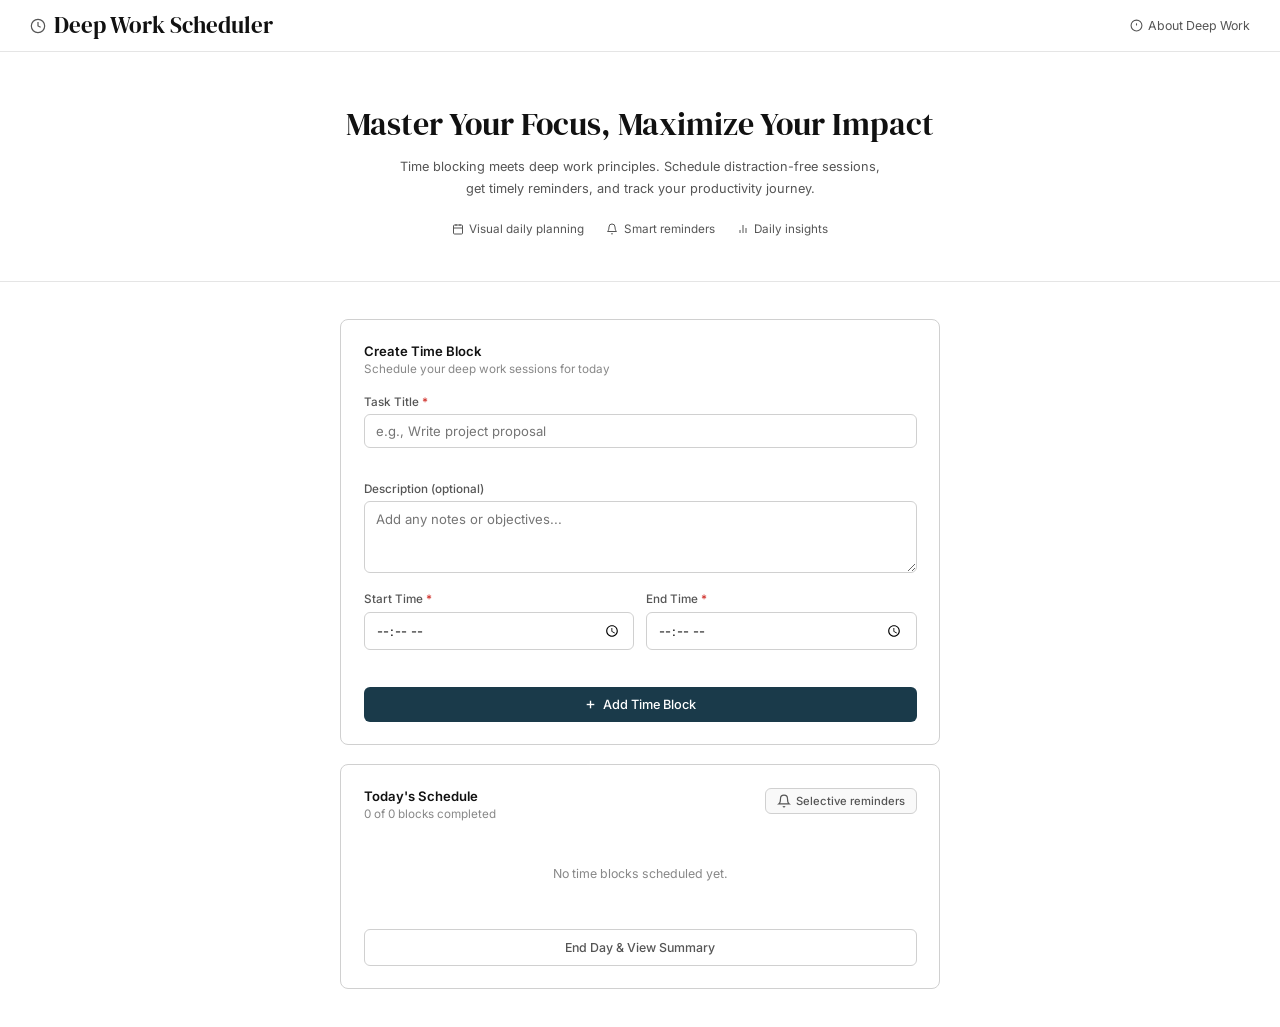
<file: index.html>
<!DOCTYPE html>
<html lang="en">
<head>
  <meta charset="UTF-8">
  <meta name="viewport" content="width=device-width, initial-scale=1.0, viewport-fit=cover">
  <title>Deep Work Scheduler</title>

  <!-- PWA manifest -->
  <link rel="manifest" href="manifest.json">

  <!-- Theme & status bar -->
  <meta name="theme-color" content="#1a3a4a">
  <meta name="apple-mobile-web-app-capable" content="yes">
  <meta name="apple-mobile-web-app-status-bar-style" content="black-translucent">
  <meta name="apple-mobile-web-app-title" content="DeepWork">
  <meta name="mobile-web-app-capable" content="yes">
  <meta name="application-name" content="Deep Work Scheduler">

  <!-- SEO / Open Graph -->
  <meta name="description" content="Time blocking meets deep work principles. Schedule distraction-free sessions, get reminders, and track your productivity.">
  <meta name="keywords" content="deep work, time blocking, productivity, focus, scheduler">
  <meta property="og:title" content="Deep Work Scheduler">
  <meta property="og:description" content="Schedule distraction-free work sessions and maximise your focus.">
  <meta property="og:type" content="website">

  <!-- Apple touch icons -->
  <link rel="apple-touch-icon" href="icons/icon-152.png">
  <link rel="apple-touch-icon" sizes="152x152" href="icons/icon-152.png">
  <link rel="apple-touch-icon" sizes="192x192" href="icons/icon-192.png">

  <!-- Favicon -->
  <link rel="icon" type="image/png" sizes="192x192" href="icons/icon-192.png">
  <link rel="icon" type="image/png" sizes="96x96"  href="icons/icon-96.png">
  <link rel="shortcut icon" href="icons/icon-96.png">

  <!-- Styles -->
  <link rel="stylesheet" href="styles.css">
  <link rel="preconnect" href="https://fonts.googleapis.com">
  <link rel="preconnect" href="https://fonts.gstatic.com" crossorigin>
  <link href="https://fonts.googleapis.com/css2?family=DM+Serif+Display:ital@0;1&family=Inter:wght@300;400;500;600&display=swap" rel="stylesheet">
</head>
<body>

  <nav id="main-nav">
    <div class="nav-left">
      <svg class="nav-icon" width="16" height="16" viewBox="0 0 24 24" fill="none" stroke="currentColor" stroke-width="1.8"><circle cx="12" cy="12" r="10"/><polyline points="12 6 12 12 16 14"/></svg>
      <span class="nav-title">Deep Work Scheduler</span>
    </div>
    <div class="hamburger" id="hamburger"><span></span><span></span><span></span></div>
    <div id="navlinks">
      <a href="about.html" class="nav-link">
        <svg width="13" height="13" viewBox="0 0 24 24" fill="none" stroke="currentColor" stroke-width="2"><circle cx="12" cy="12" r="10"/><line x1="12" y1="8" x2="12" y2="12"/><line x1="12" y1="16" x2="12.01" y2="16"/></svg>
        About Deep Work
      </a>
    </div>
  </nav>

  <header class="hero">
    <h1 class="hero-title">Master Your Focus, Maximize Your Impact</h1>
    <p class="hero-sub">Time blocking meets deep work principles. Schedule distraction-free sessions, get timely reminders, and track your productivity journey.</p>
    <div class="hero-pills">
      <span class="pill">
        <svg width="12" height="12" viewBox="0 0 24 24" fill="none" stroke="currentColor" stroke-width="2"><rect x="3" y="4" width="18" height="18" rx="2"/><line x1="16" y1="2" x2="16" y2="6"/><line x1="8" y1="2" x2="8" y2="6"/><line x1="3" y1="10" x2="21" y2="10"/></svg>
        Visual daily planning
      </span>
      <span class="pill">
        <svg width="12" height="12" viewBox="0 0 24 24" fill="none" stroke="currentColor" stroke-width="2"><path d="M18 8A6 6 0 0 0 6 8c0 7-3 9-3 9h18s-3-2-3-9"/><path d="M13.73 21a2 2 0 0 1-3.46 0"/></svg>
        Smart reminders
      </span>
      <span class="pill">
        <svg width="12" height="12" viewBox="0 0 24 24" fill="none" stroke="currentColor" stroke-width="2"><line x1="18" y1="20" x2="18" y2="10"/><line x1="12" y1="20" x2="12" y2="4"/><line x1="6" y1="20" x2="6" y2="14"/></svg>
        Daily insights
      </span>
    </div>
  </header>

  <main id="app">

    <div class="main-card" id="create-card">
      <div class="card-head">
        <p class="card-label" id="formModeLabel">Create Time Block</p>
        <p class="card-sub" id="formModeSub">Schedule your deep work sessions for today</p>
      </div>

      <!-- Editing banner — shown only in edit mode -->
      <div id="editingBanner" class="editing-banner" style="display:none">
        <svg width="13" height="13" viewBox="0 0 24 24" fill="none" stroke="currentColor" stroke-width="2"><path d="M11 4H4a2 2 0 0 0-2 2v14a2 2 0 0 0 2 2h14a2 2 0 0 0 2-2v-7"/><path d="M18.5 2.5a2.121 2.121 0 0 1 3 3L12 15l-4 1 1-4 9.5-9.5z"/></svg>
        Editing: <strong id="editingBannerTitle"></strong>
      </div>

      <div id="formError" class="form-error" style="display:none"></div>

      <form id="blockForm" novalidate>
        <div class="form-group">
          <label class="field-label" for="taskTitle">Task Title <span class="req">*</span></label>
          <input type="text" id="taskTitle" class="field-input" placeholder="e.g., Write project proposal" autocomplete="off">
          <div class="field-error" id="titleError"></div>
        </div>
        <div class="form-group">
          <label class="field-label" for="taskDesc">Description (optional)</label>
          <textarea id="taskDesc" class="field-input field-textarea" placeholder="Add any notes or objectives..." rows="3"></textarea>
        </div>
        <div class="form-row">
          <div class="form-group">
            <label class="field-label" for="startTime">Start Time <span class="req">*</span></label>
            <input type="time" id="startTime" class="field-input">
            <div class="field-error" id="startError"></div>
          </div>
          <div class="form-group">
            <label class="field-label" for="endTime">End Time <span class="req">*</span></label>
            <input type="time" id="endTime" class="field-input">
            <div class="field-error" id="endError"></div>
          </div>
        </div>
        <div class="form-actions">
          <button type="button" id="cancelEditBtn" class="btn-cancel-edit" style="display:none">
            <svg width="13" height="13" viewBox="0 0 24 24" fill="none" stroke="currentColor" stroke-width="2.5"><line x1="18" y1="6" x2="6" y2="18"/><line x1="6" y1="6" x2="18" y2="18"/></svg>
            Cancel
          </button>
          <button type="submit" class="btn-add">
            <svg width="13" height="13" viewBox="0 0 24 24" fill="none" stroke="currentColor" stroke-width="2.5"><line x1="12" y1="5" x2="12" y2="19"/><line x1="5" y1="12" x2="19" y2="12"/></svg>
            <span id="submitBtnText">Add Time Block</span>
          </button>
        </div>
      </form>
    </div>

    <div class="main-card" id="schedule-card">
      <div class="schedule-head">
        <div>
          <p class="card-label">Today's Schedule</p>
          <p class="card-sub" id="progressLabel">0 of 0 blocks completed</p>
        </div>
        <button class="notif-settings-btn" id="notifSettingsBtn" title="Notification settings">
          <svg width="14" height="14" viewBox="0 0 24 24" fill="none" stroke="currentColor" stroke-width="2"><path d="M18 8A6 6 0 0 0 6 8c0 7-3 9-3 9h18s-3-2-3-9"/><path d="M13.73 21a2 2 0 0 1-3.46 0"/></svg>
          <span id="notifSettingsLabel">Reminders</span>
        </button>
      </div>
      <div id="blockList">
        <div class="empty-state" id="emptyState">
          <p>No time blocks scheduled yet.</p>
        </div>
      </div>
      <button class="btn-end-day" id="endDayBtn">End Day &amp; View Summary</button>
    </div>

  </main>

  <!-- Notification Settings Modal -->
  <div id="notifModal" class="modal-overlay" style="display:none">
    <div class="modal notif-modal">
      <h2 class="modal-title">Reminder Settings</h2>
      <p class="modal-msg">Choose how you'd like to receive reminders for your deep work blocks.</p>
      <div class="notif-options">
        <label class="notif-option" id="optionAll">
          <input type="radio" name="notifMode" value="all" id="radioAll">
          <div class="notif-option-body">
            <div class="notif-option-title">
              <svg width="15" height="15" viewBox="0 0 24 24" fill="none" stroke="currentColor" stroke-width="2"><path d="M18 8A6 6 0 0 0 6 8c0 7-3 9-3 9h18s-3-2-3-9"/><path d="M13.73 21a2 2 0 0 1-3.46 0"/></svg>
              Notify all blocks
            </div>
            <p class="notif-option-desc">Get a reminder 5 minutes before every time block starts automatically.</p>
          </div>
        </label>
        <label class="notif-option" id="optionSelective">
          <input type="radio" name="notifMode" value="selective" id="radioSelective">
          <div class="notif-option-body">
            <div class="notif-option-title">
              <svg width="15" height="15" viewBox="0 0 24 24" fill="none" stroke="currentColor" stroke-width="2"><circle cx="12" cy="12" r="10"/><line x1="12" y1="8" x2="12" y2="12"/><line x1="12" y1="16" x2="12.01" y2="16"/></svg>
              Selective reminders
            </div>
            <p class="notif-option-desc">Choose which blocks get reminders using the bell button on each block.</p>
          </div>
        </label>
        <label class="notif-option" id="optionOff">
          <input type="radio" name="notifMode" value="off" id="radioOff">
          <div class="notif-option-body">
            <div class="notif-option-title">
              <svg width="15" height="15" viewBox="0 0 24 24" fill="none" stroke="currentColor" stroke-width="2"><line x1="1" y1="1" x2="23" y2="23"/><path d="M17.73 17.73A10.16 10.16 0 0 1 12 19c-3.5 0-6-1-8-3 0 0 0-5 3-7M6.53 6.53A5.86 5.86 0 0 1 12 6a6 6 0 0 1 6 6c0 1.5-.5 3-1.27 4.27"/></svg>
              No reminders
            </div>
            <p class="notif-option-desc">Reminders are disabled. You can change this any time.</p>
          </div>
        </label>
      </div>
      <div class="notif-modal-actions">
        <button class="btn-ghost" id="cancelNotifModal">Cancel</button>
        <button class="btn-add" id="saveNotifModal">Save Preference</button>
      </div>
    </div>
  </div>

  <!-- Summary Modal -->
  <div id="summaryModal" class="modal-overlay" style="display:none">
    <div class="modal">
      <div class="modal-emoji" id="modalEmoji">🎉</div>
      <h2 class="modal-title" id="modalTitle">Great work today!</h2>
      <p class="modal-msg" id="modalMessage"></p>
      <div id="modalStats" class="modal-stats"></div>
      <p class="modal-note">Ready to crush tomorrow? Come back and plan your next deep work day!</p>
      <button class="btn-add" id="closeModal">Close Summary</button>
    </div>
  </div>

  <!-- Toast -->
  <div id="reminderToast" class="toast" style="display:none">
    <span class="toast-icon">🔔</span>
    <div class="toast-body">
      <strong id="toastTitle"></strong>
      <span id="toastMsg"></span>
    </div>
    <button id="closeToast" class="toast-close">x</button>
  </div>

  <script src="script.js"></script>

  <!-- PWA: Service Worker registration + install prompt -->
  <script>
    // Register Service Worker
    if ('serviceWorker' in navigator) {
      window.addEventListener('load', function() {
        navigator.serviceWorker.register('/sw.js')
          .then(function(reg) {
            console.log('[SW] Registered, scope:', reg.scope);

            // Check for SW updates
            reg.addEventListener('updatefound', function() {
              var newWorker = reg.installing;
              newWorker.addEventListener('statechange', function() {
                if (newWorker.state === 'installed' && navigator.serviceWorker.controller) {
                  showUpdateBanner();
                }
              });
            });
          })
          .catch(function(err) { console.warn('[SW] Registration failed:', err); });

        // Listen for controller change (new SW took over)
        navigator.serviceWorker.addEventListener('controllerchange', function() {
          window.location.reload();
        });
      });
    }

    // ── Update banner ──────────────────────────────────────────────────────
    function showUpdateBanner() {
      var banner = document.createElement('div');
      banner.id = 'updateBanner';
      banner.innerHTML =
        '<span>A new version is available.</span>'
        + '<button id="updateBtn">Update</button>'
        + '<button id="dismissUpdate">Later</button>';
      document.body.appendChild(banner);

      document.getElementById('updateBtn').addEventListener('click', function() {
        if (navigator.serviceWorker.controller) {
          navigator.serviceWorker.controller.postMessage({ type: 'SKIP_WAITING' });
        }
        banner.remove();
      });
      document.getElementById('dismissUpdate').addEventListener('click', function() {
        banner.remove();
      });
    }

    // ── Install (Add to Home Screen) prompt ───────────────────────────────
    var deferredPrompt = null;

    window.addEventListener('beforeinstallprompt', function(e) {
      e.preventDefault();
      deferredPrompt = e;
      showInstallBanner();
    });

    function showInstallBanner() {
      if (document.getElementById('installBanner')) return;
      var banner = document.createElement('div');
      banner.id = 'installBanner';
      banner.innerHTML =
        '<div class="install-text">'
        + '<strong>Install Deep Work Scheduler</strong>'
        + '<span>Add to your home screen for the best experience.</span>'
        + '</div>'
        + '<div class="install-actions">'
        + '<button id="installBtn">Install</button>'
        + '<button id="dismissInstall">Not now</button>'
        + '</div>';
      document.body.appendChild(banner);

      document.getElementById('installBtn').addEventListener('click', function() {
        banner.remove();
        if (deferredPrompt) {
          deferredPrompt.prompt();
          deferredPrompt.userChoice.then(function() { deferredPrompt = null; });
        }
      });
      document.getElementById('dismissInstall').addEventListener('click', function() {
        banner.remove();
        localStorage.setItem('installDismissed', '1');
      });
    }

    // Don't show again if dismissed
    if (localStorage.getItem('installDismissed')) {
      window.removeEventListener('beforeinstallprompt', showInstallBanner);
    }

    // Detect standalone mode (already installed)
    if (window.matchMedia('(display-mode: standalone)').matches || window.navigator.standalone) {
      document.body.classList.add('pwa-standalone');
    }
  </script>
</body>
</html>
</file>
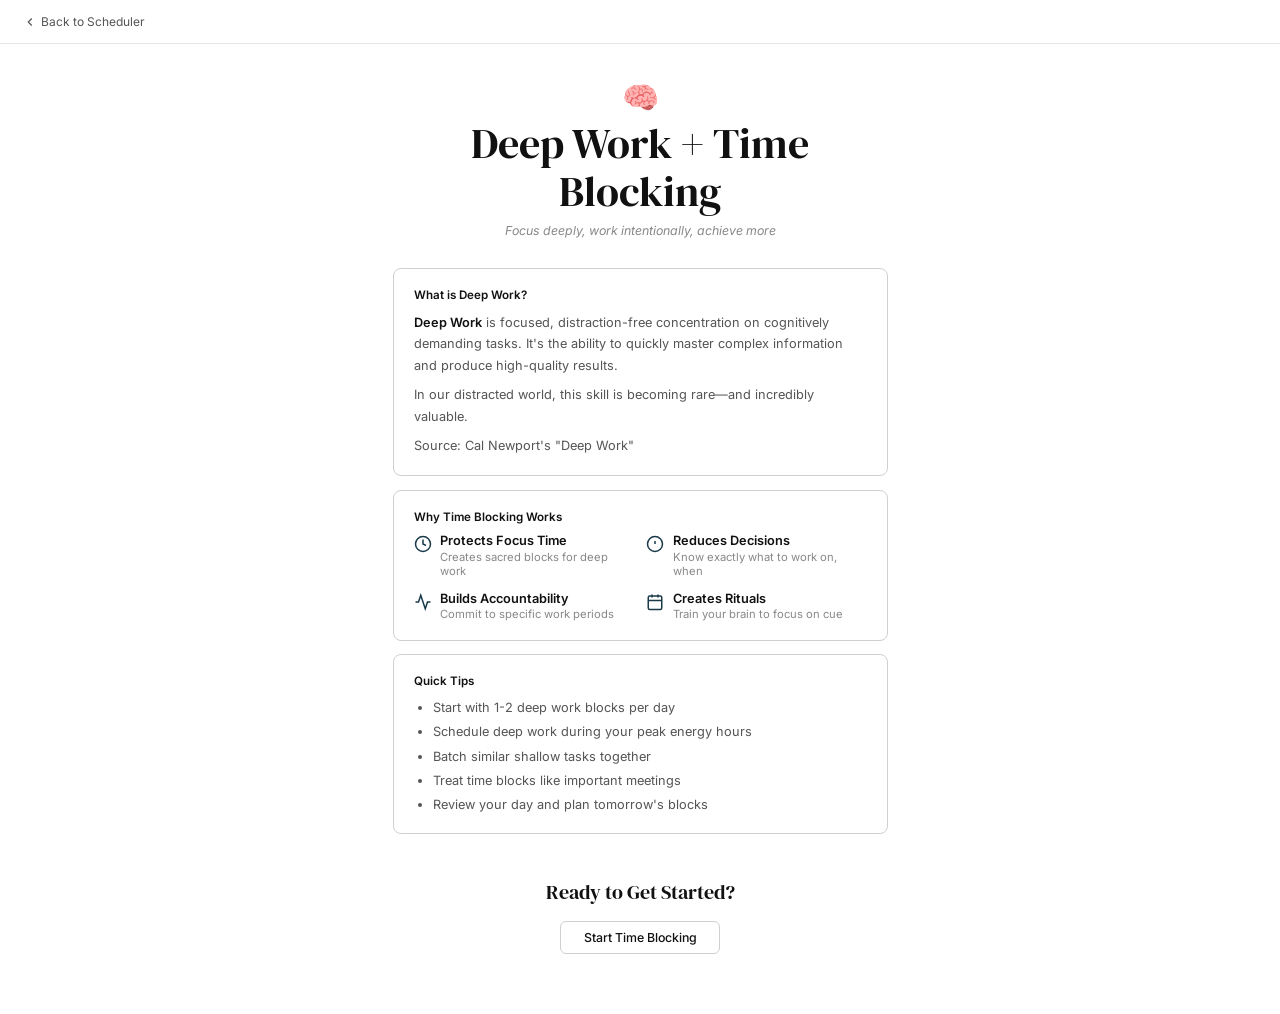
<file: about.html>
<!DOCTYPE html>
<html lang="en">
<head>
  <meta charset="UTF-8">
  <meta name="viewport" content="width=device-width, initial-scale=1.0, viewport-fit=cover">
  <title>About Deep Work</title>

  <!-- PWA manifest -->
  <link rel="manifest" href="manifest.json">
  <meta name="theme-color" content="#1a3a4a">
  <meta name="apple-mobile-web-app-capable" content="yes">
  <meta name="apple-mobile-web-app-status-bar-style" content="black-translucent">
  <meta name="apple-mobile-web-app-title" content="DeepWork">
  <meta name="description" content="How deep work and time blocking principles combine to transform your productivity.">

  <!-- Icons -->
  <link rel="apple-touch-icon" href="icons/icon-152.png">
  <link rel="icon" type="image/png" sizes="192x192" href="icons/icon-192.png">
  <link rel="shortcut icon" href="icons/icon-96.png">

  <!-- Styles -->
  <link rel="stylesheet" href="styles.css">
  <link rel="preconnect" href="https://fonts.googleapis.com">
  <link rel="preconnect" href="https://fonts.gstatic.com" crossorigin>
  <link href="https://fonts.googleapis.com/css2?family=DM+Serif+Display:ital@0;1&family=Inter:wght@300;400;500;600&display=swap" rel="stylesheet">
</head>
<body class="about-page">

  <!-- Minimal nav: just "← Back to Scheduler" -->
  <nav id="about-nav">
    <a href="index.html" class="back-link">
      <svg width="14" height="14" viewBox="0 0 24 24" fill="none" stroke="currentColor" stroke-width="2"><polyline points="15 18 9 12 15 6"/></svg>
      Back to Scheduler
    </a>
  </nav>

  <div class="about-wrap">

    <!-- Hero -->
    <div class="about-hero">
      <div class="about-brain">🧠</div>
      <h1 class="about-heading">Deep Work + Time Blocking</h1>
      <p class="about-tagline">Focus deeply, work intentionally, achieve more</p>
    </div>

    <!-- Section 1: What is Deep Work -->
    <div class="about-section">
      <p class="section-label">What is Deep Work?</p>
      <p class="section-body">
        <strong>Deep Work</strong> is focused, distraction-free concentration on cognitively demanding tasks. It's the ability to quickly master complex information and produce high-quality results.
      </p>
      <p class="section-body">
        In our distracted world, this skill is becoming rare—and incredibly valuable.
      </p>
      <p class="section-body">
        Source: <a href="https://www.calnewport.com/books/deep-work/" target="_blank" rel="noopener">Cal Newport's "Deep Work"</a>
      </p>
    </div>

    <!-- Section 2: Why Time Blocking Works -->
    <div class="about-section">
      <p class="section-label">Why Time Blocking Works</p>
      <div class="feature-grid">
        <div class="feature-item">
          <div class="feature-icon-wrap">
            <svg width="18" height="18" viewBox="0 0 24 24" fill="none" stroke="#1a3a4a" stroke-width="2"><circle cx="12" cy="12" r="10"/><polyline points="12 6 12 12 16 14"/></svg>
          </div>
          <div>
            <p class="feature-title">Protects Focus Time</p>
            <p class="feature-desc">Creates sacred blocks for deep work</p>
          </div>
        </div>
        <div class="feature-item">
          <div class="feature-icon-wrap">
            <svg width="18" height="18" viewBox="0 0 24 24" fill="none" stroke="#1a3a4a" stroke-width="2"><circle cx="12" cy="12" r="10"/><line x1="12" y1="8" x2="12" y2="12"/><line x1="12" y1="16" x2="12.01" y2="16"/></svg>
          </div>
          <div>
            <p class="feature-title">Reduces Decisions</p>
            <p class="feature-desc">Know exactly what to work on, when</p>
          </div>
        </div>
        <div class="feature-item">
          <div class="feature-icon-wrap">
            <svg width="18" height="18" viewBox="0 0 24 24" fill="none" stroke="#1a3a4a" stroke-width="2"><polyline points="22 12 18 12 15 21 9 3 6 12 2 12"/></svg>
          </div>
          <div>
            <p class="feature-title">Builds Accountability</p>
            <p class="feature-desc">Commit to specific work periods</p>
          </div>
        </div>
        <div class="feature-item">
          <div class="feature-icon-wrap">
            <svg width="18" height="18" viewBox="0 0 24 24" fill="none" stroke="#1a3a4a" stroke-width="2"><rect x="3" y="4" width="18" height="18" rx="2"/><line x1="16" y1="2" x2="16" y2="6"/><line x1="8" y1="2" x2="8" y2="6"/><line x1="3" y1="10" x2="21" y2="10"/></svg>
          </div>
          <div>
            <p class="feature-title">Creates Rituals</p>
            <p class="feature-desc">Train your brain to focus on cue</p>
          </div>
        </div>
      </div>
    </div>

    <!-- Section 3: Quick Tips -->
    <div class="about-section">
      <p class="section-label">Quick Tips</p>
      <ul class="tips-list">
        <li>Start with 1-2 deep work blocks per day</li>
        <li>Schedule deep work during your peak energy hours</li>
        <li>Batch similar shallow tasks together</li>
        <li>Treat time blocks like important meetings</li>
        <li>Review your day and plan tomorrow's blocks</li>
      </ul>
    </div>

    <!-- CTA -->
    <div class="about-cta">
      <p class="cta-heading">Ready to Get Started?</p>
      <a href="index.html" class="btn-start">Start Time Blocking</a>
    </div>

  </div>

  <script>
    if (localStorage.getItem('theme') === 'dark') document.body.classList.add('dark');

    // Register service worker
    if ('serviceWorker' in navigator) {
      navigator.serviceWorker.register('/sw.js').catch(function(){});
    }

    // Standalone detection
    if (window.matchMedia('(display-mode: standalone)').matches || window.navigator.standalone) {
      document.body.classList.add('pwa-standalone');
    }
  </script>
</body>
</html>
</file>
<file: styles.css>
/* ── Reset ───────────────────────────────────────────── */
*, *::before, *::after { margin: 0; padding: 0; box-sizing: border-box; }

:root {
  --white: #ffffff;
  --bg: #f9f9f9;
  --border: #e5e5e5;
  --border2: #d0d0d0;
  --navy: #1a3a4a;
  --navy-btn: #1a3a4a;
  --text: #111111;
  --text2: #555555;
  --text3: #888888;
  --red: #d0302a;
  --green: #2d7a4f;
  --green-bg: #f0faf4;
  --radius: 8px;
  --font: 'Inter', system-ui, sans-serif;
  --font-serif: 'DM Serif Display', Georgia, serif;
}

html { font-size: 15px; }

body {
  font-family: var(--font);
  background: var(--white);
  color: var(--text);
  min-height: 100vh;
}

/* ── INDEX NAV ────────────────────────────────────────── */
#main-nav {
  display: flex;
  align-items: center;
  justify-content: space-between;
  padding: 0 2rem;
  height: 52px;
  border-bottom: 1px solid var(--border);
  background: var(--white);
  position: sticky;
  top: 0;
  z-index: 100;
}

.nav-left {
  display: flex;
  align-items: center;
  gap: 0.5rem;
}

.nav-icon { color: var(--text2); flex-shrink: 0; }

.nav-title {
  font-family: var(--font-serif);
  font-size: 1.55rem;
  font-weight: 400;
  color: var(--text);
  line-height: 1;
}

#navlinks {
  display: flex;
  align-items: center;
  gap: 1rem;
}

.nav-link {
  display: inline-flex;
  align-items: center;
  gap: 0.35rem;
  font-size: 0.825rem;
  color: var(--text2);
  text-decoration: none;
  font-weight: 400;
  transition: color 0.15s;
  white-space: nowrap;
}
.nav-link:hover { color: var(--text); }

/* ── Hamburger ────────────────────────────────────────── */
.hamburger {
  display: none;
  flex-direction: column;
  gap: 5px;
  cursor: pointer;
  z-index: 300;           /* above the slide-out panel */
  padding: 4px;
}
.hamburger span {
  width: 22px;
  height: 2px;
  background: var(--text2);
  border-radius: 2px;
  transition: all 0.22s;
  display: block;
}
.hamburger.active span:nth-child(1) { transform: rotate(45deg) translate(5px, 5px); }
.hamburger.active span:nth-child(2) { opacity: 0; }
.hamburger.active span:nth-child(3) { transform: rotate(-45deg) translate(5px, -5px); }

/* ── HERO ─────────────────────────────────────────────── */
.hero {
  background: var(--white);
  text-align: center;
  padding: 3.5rem 1.5rem 3rem;
  border-bottom: 1px solid var(--border);
}

.hero-title {
  font-family: var(--font-serif);
  font-size: clamp(1.55rem, 3.5vw, 2.15rem);
  font-weight: 400;
  color: var(--text);
  margin-bottom: 0.85rem;
  line-height: 1.2;
}

.hero-sub {
  font-size: 0.85rem;
  color: var(--text2);
  line-height: 1.7;
  margin-bottom: 1.5rem;
  /* FIX: explicit auto margins so it centres, margin-bottom set separately */
  max-width: 480px;
  margin-left: auto;
  margin-right: auto;
  margin-bottom: 1.5rem;
}

.hero-pills {
  display: flex;
  justify-content: center;
  align-items: center;
  gap: 1.5rem;
  flex-wrap: wrap;
}

.pill {
  display: inline-flex;
  align-items: center;
  gap: 0.35rem;
  font-size: 0.78rem;
  color: var(--text2);
  font-weight: 400;
}

/* ── MAIN LAYOUT ──────────────────────────────────────── */
#app {
  /* FIX: narrower on large screens — max-width + tighter side padding */
  max-width: 620px;
  margin: 2.5rem auto;
  padding: 0 1.5rem;
  display: flex;
  flex-direction: column;
  gap: 1.25rem;
}

/* On screens >= 1024px, reduce side margins further so card isn't floating too wide */
@media (min-width: 1024px) {
  #app {
    max-width: 600px;
    padding: 0 0;         /* no extra padding — centred by margin:auto */
  }
}

/* ── CARDS ────────────────────────────────────────────── */
.main-card {
  background: var(--white);
  border: 1px solid var(--border2);
  border-radius: var(--radius);
  padding: 1.5rem;
}

.card-head {
  margin-bottom: 1.25rem;
}

/* FIX: schedule-head is a row so label+sub are left, notif btn is right */
.schedule-head {
  display: flex;
  align-items: flex-start;
  justify-content: space-between;
  gap: 1rem;
  margin-bottom: 1rem;
}

.card-label {
  font-size: 0.875rem;
  font-weight: 600;
  color: var(--text);
  margin-bottom: 0.2rem;
}

.card-sub {
  font-size: 0.78rem;
  color: var(--text3);
  /* FIX: reset any inherited margin so it sits flush below card-label */
  margin: 0;
}

/* Notification settings button */
.notif-settings-btn {
  display: inline-flex;
  align-items: center;
  gap: 0.35rem;
  font-family: var(--font);
  font-size: 0.75rem;
  font-weight: 500;
  color: var(--text2);
  background: var(--bg);
  border: 1px solid var(--border2);
  border-radius: 6px;
  padding: 0.35rem 0.7rem;
  cursor: pointer;
  white-space: nowrap;
  flex-shrink: 0;
  transition: border-color 0.15s, color 0.15s;
}
.notif-settings-btn:hover { border-color: var(--navy); color: var(--navy); }

/* ── FORM ─────────────────────────────────────────────── */
.form-group { margin-bottom: 1rem; }

.field-label {
  display: block;
  font-size: 0.78rem;
  font-weight: 500;
  color: var(--text2);
  margin-bottom: 0.35rem;
}
.req { color: var(--red); }

.field-input {
  width: 100%;
  padding: 0.55rem 0.75rem;
  font-family: var(--font);
  font-size: 0.875rem;
  color: var(--text);
  background: var(--white);
  border: 1px solid var(--border2);
  border-radius: 6px;
  outline: none;
  transition: border-color 0.15s, box-shadow 0.15s;
  -webkit-appearance: none;
  appearance: none;
}
.field-input:focus {
  border-color: var(--navy);
  box-shadow: 0 0 0 3px rgba(26, 58, 74, 0.1);
}
.field-input.invalid { border-color: var(--red); }

/* restore time input appearance on browsers */
input[type="time"].field-input { -webkit-appearance: auto; appearance: auto; }

.field-textarea {
  resize: vertical;
  min-height: 72px;
}

.form-row {
  display: grid;
  grid-template-columns: 1fr 1fr;
  gap: 0.75rem;
}

.field-error {
  font-size: 0.72rem;
  color: var(--red);
  margin-top: 0.25rem;
  min-height: 1rem;
}

.form-error {
  background: #fff2f2;
  border: 1px solid #fbc8c8;
  border-radius: 6px;
  padding: 0.6rem 0.75rem;
  font-size: 0.8rem;
  color: var(--red);
  margin-bottom: 1rem;
}

.btn-add {
  display: flex;
  align-items: center;
  justify-content: center;
  gap: 0.4rem;
  width: 100%;
  padding: 0.65rem 1.25rem;
  background: var(--navy-btn);
  color: #fff;
  border: none;
  border-radius: 6px;
  font-family: var(--font);
  font-size: 0.85rem;
  font-weight: 500;
  cursor: pointer;
  margin-top: 0.25rem;
  transition: background 0.15s;
  text-decoration: none;
}
.btn-add:hover { background: #0f2633; }
/* ── EDIT MODE FORM ELEMENTS ───────────────────────────── */
.form-actions {
  display: flex;
  gap: 0.6rem;
  margin-top: 0.25rem;
}
.form-actions .btn-add {
  flex: 1;
  margin-top: 0;
}

.btn-cancel-edit {
  display: flex;
  align-items: center;
  justify-content: center;
  gap: 0.35rem;
  padding: 0.65rem 1rem;
  background: transparent;
  border: 1px solid var(--border2);
  border-radius: 6px;
  font-family: var(--font);
  font-size: 0.85rem;
  font-weight: 500;
  color: var(--text2);
  cursor: pointer;
  white-space: nowrap;
  transition: border-color 0.15s, color 0.15s, background 0.15s;
  flex-shrink: 0;
}
.btn-cancel-edit:hover {
  border-color: var(--red);
  color: var(--red);
  background: #fff2f2;
}

.editing-banner {
  display: flex;
  align-items: center;
  gap: 0.5rem;
  font-size: 0.78rem;
  color: var(--navy);
  background: #f0f5f8;
  border: 1px solid #c5dce8;
  border-radius: 6px;
  padding: 0.55rem 0.8rem;
  margin-bottom: 1rem;
  font-weight: 500;
}
.dark .editing-banner {
  background: #1a2530;
  border-color: #2a4050;
  color: #6ab4d4;
}
.editing-banner strong { font-weight: 600; }

/* Editing state: card gets a subtle left accent */
#create-card.in-edit-mode {
  border-color: var(--navy);
  border-left-width: 3px;
}


/* ── SCHEDULE ─────────────────────────────────────────── */
.empty-state {
  padding: 2rem 1rem;
  text-align: center;
  color: var(--text3);
  font-size: 0.825rem;
}

/* Block items */
.block-item {
  display: flex;
  align-items: center;
  justify-content: space-between;
  gap: 0.75rem;
  padding: 0.9rem 0.85rem;
  border: 1px solid var(--border2);
  border-radius: var(--radius);
  margin-bottom: 0.6rem;
  background: var(--white);
  transition: border-color 0.15s;
}
.block-item:hover { border-color: #bbb; }
.block-item.completed { background: var(--green-bg); opacity: 0.75; }
.block-item.completed .block-title { text-decoration: line-through; color: var(--text3); }
.block-item.active-now { border-color: #c0392b; }

.block-left { flex: 1; min-width: 0; }

.block-title {
  font-size: 0.95rem;
  font-weight: 500;
  color: var(--text);
  white-space: nowrap;
  overflow: hidden;
  text-overflow: ellipsis;
}

.block-desc {
  font-size: 0.75rem;
  color: var(--text3);
  margin-top: 0.1rem;
  white-space: nowrap;
  overflow: hidden;
  text-overflow: ellipsis;
}

.block-time {
  font-size: 0.75rem;
  color: var(--text3);
  margin-top: 0.15rem;
  font-variant-numeric: tabular-nums;
}

.live-dot {
  display: inline-block;
  width: 7px; height: 7px;
  border-radius: 50%;
  background: #c0392b;
  margin-right: 5px;
  animation: blink 1.4s infinite;
  vertical-align: middle;
}
@keyframes blink { 0%,100%{opacity:1} 50%{opacity:0.3} }

/* Action buttons */
.block-actions { display: flex; align-items: center; gap: 0.35rem; flex-shrink: 0; }

.act-btn {
  width: 30px; height: 30px;
  border: 1px solid var(--border2);
  border-radius: 5px;
  background: var(--white);
  color: var(--text2);
  cursor: pointer;
  display: flex; align-items: center; justify-content: center;
  transition: all 0.15s;
}

/* Bell — active = navy fill */
.act-btn.reminder-btn { background: var(--navy); border-color: var(--navy); color: #fff; }
.act-btn.reminder-btn:hover { background: #0f2633; }
.act-btn.reminder-btn.off { background: var(--white); border-color: var(--border2); color: var(--text3); }
.act-btn.reminder-btn.off:hover { border-color: var(--navy); color: var(--navy); }
/* mode-fixed: clicking redirects to settings, show pointer but muted style */
.act-btn.reminder-btn.mode-fixed { cursor: pointer; }

.act-btn.complete-btn:hover { background: var(--green-bg); border-color: var(--green); color: var(--green); }
.act-btn.del-btn:hover { background: #fff2f2; border-color: var(--red); color: var(--red); }
.act-btn.edit-btn:hover { background: #f0f5f8; border-color: var(--navy); color: var(--navy); }

/* Block item in edit mode — highlighted outline */
.block-item.editing {
  border-color: var(--navy);
  border-width: 1.5px;
  background: #f5f9fc;
}
.dark .block-item.editing { background: #1a2530; }


.btn-end-day {
  display: block;
  width: 100%;
  margin-top: 1.25rem;
  padding: 0.65rem;
  background: var(--white);
  border: 1px solid var(--border2);
  border-radius: 6px;
  font-family: var(--font);
  font-size: 0.825rem;
  color: var(--text2);
  cursor: pointer;
  transition: border-color 0.15s, color 0.15s;
  font-weight: 500;
}
.btn-end-day:hover { border-color: var(--navy); color: var(--navy); }

/* ── NOTIFICATION SETTINGS MODAL ─────────────────────── */
.notif-modal {
  max-width: 420px;
  text-align: left;
}

.notif-options {
  display: flex;
  flex-direction: column;
  gap: 0.5rem;
  margin: 1.25rem 0;
}

.notif-option {
  display: flex;
  align-items: flex-start;
  gap: 0.75rem;
  padding: 0.9rem 1rem;
  border: 1.5px solid var(--border2);
  border-radius: 8px;
  cursor: pointer;
  transition: border-color 0.15s, background 0.15s;
}
.notif-option:hover { border-color: var(--navy); }
.notif-option.selected { border-color: var(--navy); background: #f0f5f8; }

.notif-option input[type="radio"] {
  margin-top: 3px;
  flex-shrink: 0;
  accent-color: var(--navy);
  width: 15px; height: 15px;
  cursor: pointer;
}

.notif-option-body { flex: 1; }

.notif-option-title {
  display: flex;
  align-items: center;
  gap: 0.4rem;
  font-size: 0.875rem;
  font-weight: 600;
  color: var(--text);
  margin-bottom: 0.25rem;
}

.notif-option-desc {
  font-size: 0.78rem;
  color: var(--text2);
  line-height: 1.5;
  margin: 0;
}

.notif-modal-actions {
  display: flex;
  gap: 0.75rem;
  justify-content: flex-end;
  margin-top: 0.5rem;
}

.btn-ghost {
  padding: 0.6rem 1.1rem;
  background: transparent;
  border: 1px solid var(--border2);
  border-radius: 6px;
  font-family: var(--font);
  font-size: 0.85rem;
  color: var(--text2);
  cursor: pointer;
  transition: border-color 0.15s, color 0.15s;
}
.btn-ghost:hover { border-color: var(--navy); color: var(--navy); }

/* notif modal btn-add should not be full width */
.notif-modal-actions .btn-add { width: auto; margin-top: 0; }

/* ── MODAL ────────────────────────────────────────────── */
.modal-overlay {
  position: fixed; inset: 0;
  background: rgba(0,0,0,0.45);
  backdrop-filter: blur(3px);
  z-index: 300;
  display: flex;
  align-items: center;
  justify-content: center;
  padding: 1rem;
}

.modal {
  background: var(--white);
  border: 1px solid var(--border2);
  border-radius: 10px;
  padding: 2.25rem 1.75rem;
  max-width: 440px;
  width: 100%;
  text-align: center;
  box-shadow: 0 8px 40px rgba(0,0,0,0.15);
  animation: fadeUp 0.22s ease;
}
@keyframes fadeUp { from{opacity:0;transform:translateY(8px)} to{opacity:1;transform:none} }

.modal-emoji { font-size: 2.2rem; margin-bottom: 0.6rem; }
.modal-title {
  font-family: var(--font-serif);
  font-size: 1.4rem;
  font-weight: 400;
  margin-bottom: 0.65rem;
}
/* FIX: notif modal title is left-aligned */
.notif-modal .modal-title { text-align: left; font-size: 1.1rem; font-family: var(--font); font-weight: 600; }

.modal-msg {
  font-size: 0.875rem;
  color: var(--text2);
  line-height: 1.7;
  margin-bottom: 1.1rem;
}
.notif-modal .modal-msg { text-align: left; margin-bottom: 0; }

.modal-stats {
  display: flex;
  justify-content: center;
  gap: 2rem;
  background: var(--bg);
  border-radius: 8px;
  padding: 1rem;
  margin-bottom: 1.1rem;
}
.modal-stat span { display: block; font-size: 1.4rem; font-weight: 600; color: var(--navy); }
.modal-stat label { font-size: 0.72rem; color: var(--text3); }

.modal-note { font-size: 0.78rem; color: var(--text3); margin-bottom: 1.25rem; font-style: italic; }

/* ── TOAST ────────────────────────────────────────────── */
.toast {
  position: fixed;
  bottom: 1.5rem;
  right: 1.5rem;
  background: var(--white);
  border: 1px solid var(--border2);
  border-radius: 8px;
  box-shadow: 0 4px 20px rgba(0,0,0,0.12);
  padding: 0.85rem 1rem;
  display: flex;
  align-items: flex-start;
  gap: 0.65rem;
  max-width: 300px;
  z-index: 400;
  animation: fadeUp 0.2s ease;
}
.toast-icon { font-size: 1.1rem; flex-shrink: 0; }
.toast-body { flex: 1; }
.toast-body strong { display: block; font-size: 0.825rem; color: var(--text); margin-bottom: 0.1rem; }
.toast-body span { font-size: 0.775rem; color: var(--text2); }
.toast-close { background: none; border: none; color: var(--text3); cursor: pointer; font-size: 0.8rem; padding: 0; line-height: 1; flex-shrink: 0; }

/* ═══════════════════════════════════════════════════════
   ABOUT PAGE
   ═══════════════════════════════════════════════════════ */

#about-nav {
  display: flex;
  align-items: center;
  padding: 0 1.5rem;
  height: 44px;
  border-bottom: 1px solid var(--border);
  background: var(--white);
  position: sticky;
  top: 0;
  z-index: 100;
}

.back-link {
  display: inline-flex;
  align-items: center;
  gap: 0.3rem;
  font-size: 0.8rem;
  color: var(--text2);
  text-decoration: none;
  font-weight: 400;
  transition: color 0.15s;
}
.back-link:hover { color: var(--text); }

.about-wrap {
  max-width: 540px;
  margin: 0 auto;
  padding: 2.5rem 1.5rem 4rem;
}

/* FIX: about hero alignment */
.about-hero {
  text-align: center;
  margin-bottom: 2rem;
}
.about-brain { font-size: 2rem; margin-bottom: 0.5rem; line-height: 1; }
.about-heading {
  font-family: var(--font-serif);
  font-size: clamp(1.8rem, 5vw, 2.8rem);
  font-weight: 400;
  color: var(--text);
  line-height: 1.15;
  margin-bottom: 0.5rem;
}
/* FIX: tagline paragraph aligned to center, proper top margin */
.about-tagline {
  font-size: 0.825rem;
  color: var(--text3);
  font-style: italic;
  margin-top: 0.25rem;
}

/* Sections */
.about-section {
  border: 1px solid var(--border2);
  border-radius: var(--radius);
  padding: 1.25rem 1.35rem;
  margin-bottom: 0.9rem;
}

.section-label {
  font-size: 0.775rem;
  font-weight: 600;
  color: var(--text);
  margin-bottom: 0.65rem;
}

.section-body {
  font-size: 0.85rem;
  color: var(--text2);
  line-height: 1.7;
  /* FIX: reset margin so paragraphs don't have unexpected top margins */
  margin: 0 0 0.5rem 0;
}
.section-body a{
  text-decoration: none;
  color: var(--text2);
}
.section-body:last-child { margin-bottom: 0; }
.section-body strong { color: var(--text); font-weight: 600; }

/* Feature grid */
.feature-grid {
  display: grid;
  grid-template-columns: 1fr 1fr;
  gap: 0.85rem;
}

.feature-item {
  display: flex;
  align-items: flex-start;
  gap: 0.55rem;
}

.feature-icon-wrap { flex-shrink: 0; margin-top: 2px; }

.feature-title {
  font-size: 0.85rem;
  font-weight: 600;
  color: var(--text);
  margin: 0 0 0.1rem 0;
}

.feature-desc {
  font-size: 0.75rem;
  color: var(--text3);
  margin: 0;
}

/* Tips list */
.tips-list {
  list-style: disc;
  padding-left: 1.25rem;
  display: flex;
  flex-direction: column;
  gap: 0.35rem;
}
.tips-list li {
  font-size: 0.85rem;
  color: var(--text2);
  line-height: 1.5;
}

/* CTA */
.about-cta {
  text-align: center;
  padding: 2rem 1rem 0;
}
.cta-heading {
  font-family: var(--font-serif);
  font-size: 1.35rem;
  font-weight: 400;
  color: var(--text);
  margin-bottom: 1rem;
}
.btn-start {
  display: inline-block;
  padding: 0.55rem 1.5rem;
  border: 1px solid var(--border2);
  border-radius: 6px;
  background: var(--white);
  color: var(--text);
  font-family: var(--font);
  font-size: 0.825rem;
  font-weight: 500;
  text-decoration: none;
  cursor: pointer;
  transition: border-color 0.15s, background 0.15s;
}
.btn-start:hover { border-color: var(--navy); background: #f5f8fa; }

/* ── DARK MODE ────────────────────────────────────────── */
.dark {
  --white: #141414;
  --bg: #1c1c1c;
  --border: #2a2a2a;
  --border2: #333;
  --text: #ededed;
  --text2: #aaa;
  --text3: #666;
  --green-bg: #1a2e22;
}
.dark .field-input { background: #1c1c1c; }
.dark .modal { background: #1e1e1e; }
.dark .main-card { background: #1a1a1a; }
.dark .about-section { background: #1a1a1a; }
.dark .block-item { background: #1a1a1a; }
.dark .act-btn:not(.reminder-btn) { background: #1a1a1a; }
.dark .btn-end-day { background: #1a1a1a; }
.dark .btn-start { background: #1a1a1a; }
.dark .toast { background: #1e1e1e; }
.dark .notif-settings-btn { background: #222; }
.dark .notif-option { background: #1a1a1a; }
.dark .notif-option.selected { background: #1a2e38; }

/* ── RESPONSIVE ───────────────────────────────────────── */
@media (min-width: 1024px) {
  body {
    font-size: 18px; 
  }
}

@media (max-width: 600px) {
  .nav-title { font-size: 1.15rem; }
  .hamburger { display: flex; }

  /* FIX: navlinks slide panel needs high z-index and correct background */
  #navlinks {
    position: fixed;
    top: 0;
    right: -100%;
    height: 100vh;
    width: 220px;
    background: var(--white);
    border-left: 1px solid var(--border2);
    flex-direction: column;
    justify-content: flex-start;
    padding: 5rem 1.5rem 2rem;
    gap: 1.25rem;
    transition: right 0.25s ease;
    z-index: 200;          /* below hamburger (300) but above page content */
    box-shadow: -4px 0 20px rgba(0,0,0,0.1);
  }
  #navlinks.active { right: 0; }
  .nav-link { font-size: 0.95rem; padding: 0.25rem 0; }

  .feature-grid { grid-template-columns: 1fr; }
  .form-row { grid-template-columns: 1fr; }
  .hero-pills { gap: 0.75rem; }
  .schedule-head { flex-wrap: wrap; gap: 0.5rem; }
}

@media (max-width: 400px) {
  .hero { padding: 2.5rem 1rem 2rem; }
  .main-card { padding: 1.1rem; }
}

/* ═══════════════════════════════════════════════════════
   PWA — Install & Update Banners, Safe Area, Standalone
   ═══════════════════════════════════════════════════════ */

/* Safe area padding for notched/island devices */
body {
  padding-env: env(safe-area-inset-top) env(safe-area-inset-right) env(safe-area-inset-bottom) env(safe-area-inset-left);
}

/* When running as installed PWA (standalone), add top padding for status bar */
.pwa-standalone #main-nav,
.pwa-standalone #about-nav {
  padding-top: env(safe-area-inset-top, 0px);
  height: calc(52px + env(safe-area-inset-top, 0px));
}

/* ── Install Banner ──────────────────────────────────── */
#installBanner {
  position: fixed;
  bottom: 0;
  left: 0;
  right: 0;
  background: var(--white);
  border-top: 1px solid var(--border2);
  box-shadow: 0 -4px 20px rgba(0,0,0,0.1);
  padding: 1rem 1.25rem calc(1rem + env(safe-area-inset-bottom, 0px));
  display: flex;
  align-items: center;
  justify-content: space-between;
  gap: 1rem;
  z-index: 500;
  animation: slideUp 0.3s ease;
}

@keyframes slideUp {
  from { transform: translateY(100%); opacity: 0; }
  to   { transform: translateY(0);    opacity: 1; }
}

.install-text {
  display: flex;
  flex-direction: column;
  gap: 0.2rem;
  flex: 1;
  min-width: 0;
}
.install-text strong {
  font-size: 0.875rem;
  font-weight: 600;
  color: var(--text);
}
.install-text span {
  font-size: 0.775rem;
  color: var(--text2);
}

.install-actions {
  display: flex;
  gap: 0.5rem;
  flex-shrink: 0;
}

#installBtn {
  padding: 0.5rem 1rem;
  background: var(--navy);
  color: white;
  border: none;
  border-radius: 6px;
  font-family: var(--font);
  font-size: 0.825rem;
  font-weight: 600;
  cursor: pointer;
  transition: background 0.15s;
}
#installBtn:hover { background: #0f2633; }

#dismissInstall {
  padding: 0.5rem 0.75rem;
  background: transparent;
  border: 1px solid var(--border2);
  border-radius: 6px;
  font-family: var(--font);
  font-size: 0.825rem;
  color: var(--text2);
  cursor: pointer;
  transition: border-color 0.15s;
}
#dismissInstall:hover { border-color: var(--navy); color: var(--navy); }

/* ── Update Banner ───────────────────────────────────── */
#updateBanner {
  position: fixed;
  top: 60px;
  left: 50%;
  transform: translateX(-50%);
  background: var(--navy);
  color: white;
  border-radius: 8px;
  padding: 0.7rem 1.1rem;
  display: flex;
  align-items: center;
  gap: 0.75rem;
  font-size: 0.825rem;
  box-shadow: 0 4px 16px rgba(0,0,0,0.25);
  z-index: 500;
  white-space: nowrap;
  animation: fadeDown 0.25s ease;
}

@keyframes fadeDown {
  from { opacity: 0; transform: translateX(-50%) translateY(-8px); }
  to   { opacity: 1; transform: translateX(-50%) translateY(0); }
}

#updateBanner span { flex: 1; }

#updateBtn {
  background: white;
  color: var(--navy);
  border: none;
  border-radius: 5px;
  padding: 0.35rem 0.8rem;
  font-family: var(--font);
  font-size: 0.8rem;
  font-weight: 600;
  cursor: pointer;
}
#updateBtn:hover { background: #f0f5f8; }

#dismissUpdate {
  background: transparent;
  border: 1px solid rgba(255,255,255,0.4);
  color: rgba(255,255,255,0.8);
  border-radius: 5px;
  padding: 0.35rem 0.7rem;
  font-family: var(--font);
  font-size: 0.8rem;
  cursor: pointer;
}
#dismissUpdate:hover { border-color: white; color: white; }

/* Dark mode banners */
.dark #installBanner { background: #1e1e1e; }
.dark #updateBanner  { background: #0f2633; }

/* Responsive install banner */
@media (max-width: 480px) {
  #installBanner {
    flex-direction: column;
    align-items: flex-start;
    gap: 0.75rem;
  }
  .install-actions { width: 100%; }
  #installBtn    { flex: 1; }
  #dismissInstall { flex: 1; text-align: center; }
}
</file>
